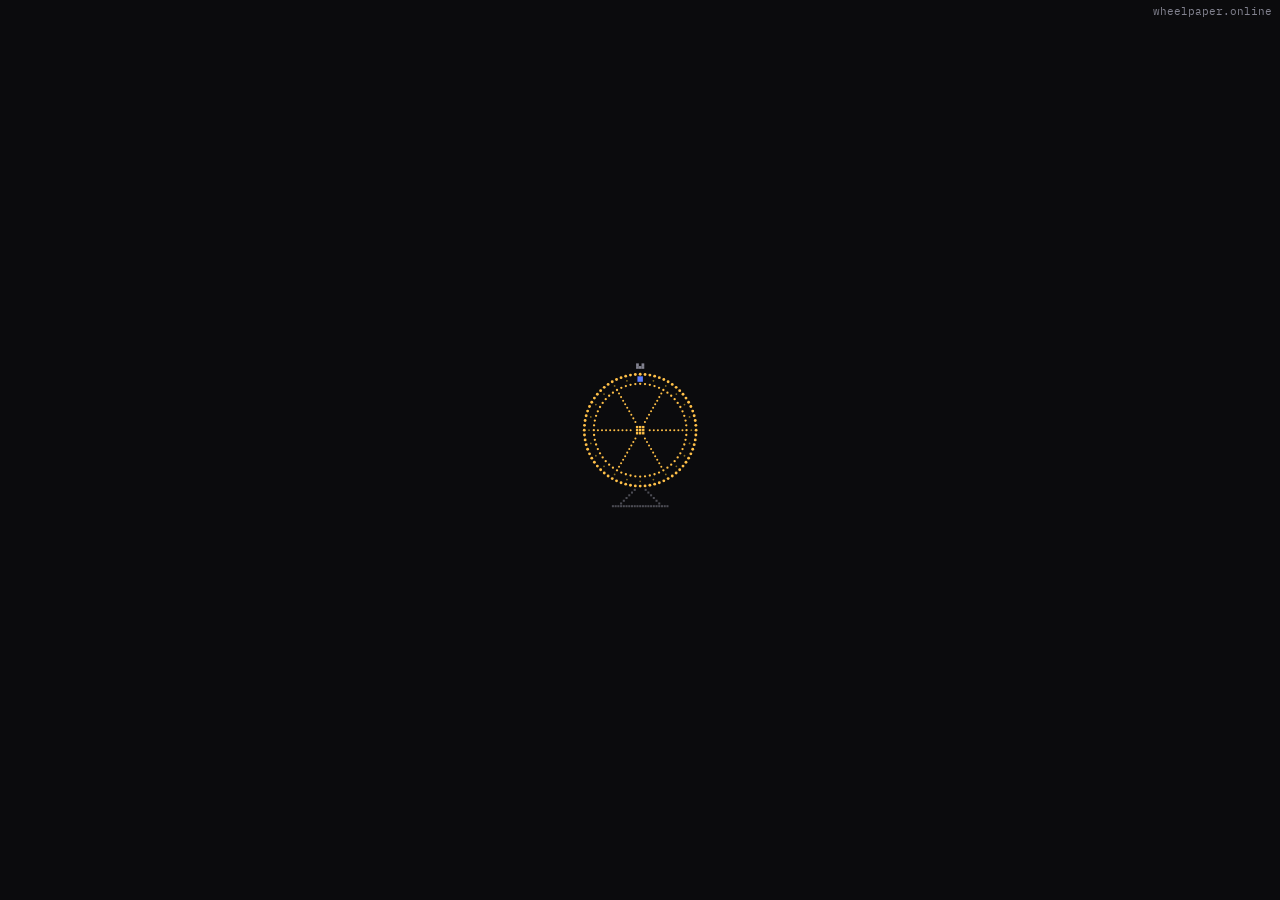
<file: widget.html>
<!doctype html>
<html lang="en">
<head>
  <meta charset="utf-8">
  <meta name="viewport" content="width=device-width, initial-scale=1">
  <title>The Wheelpaper widget</title>
  <link rel="icon" href="favicon.svg" type="image/svg+xml">
  <!-- theme before first paint, so a transparent overlay never flashes dark -->
  <script>document.documentElement.setAttribute("data-theme", /[?&]theme=transparent(?:&|#|$)/.test(location.search) ? "transparent" : "dark");</script>
  <link rel="preconnect" href="https://fonts.googleapis.com">
  <link rel="preconnect" href="https://fonts.gstatic.com" crossorigin>
  <link rel="stylesheet" href="https://fonts.googleapis.com/css2?family=IBM+Plex+Mono:wght@400&display=swap">
  <style>
    :root { --bg: #0b0b0d; --gold: #ffc048; --gold-2: #f2c230; --blue: #5b7cfa; --text: #f2f2f4; --muted: #82828f; }
    html, body { margin: 0; height: 100%; overflow: hidden; }
    html[data-theme="dark"], html[data-theme="dark"] body { background: var(--bg); }
    html[data-theme="transparent"], html[data-theme="transparent"] body { background: transparent; }
    body { position: relative; font-family: "IBM Plex Mono", ui-monospace, monospace; color: var(--text); font-variant-numeric: tabular-nums; }
    .w { position: absolute; inset: 0; display: flex; flex-direction: column; align-items: center; justify-content: center; gap: 8px; }
    .w__wheel { height: 150px; width: auto; display: block; }
    .w__rot { transform-box: view-box; transform-origin: 200px 200px; animation: spin 2s linear infinite; }
    .px { fill: var(--gold); }
    .px-dim { fill: var(--gold-2); opacity: 0.55; }
    .px-stand { fill: var(--muted); opacity: 0.55; }
    .magnet { fill: var(--blue); }
    .w__sensor .px { fill: var(--muted); }
    .w__line { margin: 0; min-height: 18px; font-size: 13px; line-height: 18px; letter-spacing: 0.04em; white-space: nowrap; }
    body[data-state="sleeping"] .w__line { color: var(--muted); }
    .w__link { position: absolute; top: 6px; right: 8px; font-size: 11px; line-height: 1; color: var(--muted); text-decoration: none; }
    .w__link:hover { color: var(--gold); }
    @keyframes spin { to { transform: rotate(360deg); } }
    @media (prefers-reduced-motion: reduce) { .w__rot { animation: none; } }
  </style>
</head>
<body data-state="decorative">
  <main class="w">
    <svg class="w__wheel" viewBox="0 0 400 440" role="img" aria-label="Squeektoshi's wheel, spinning at its live pace">
      <g id="w-stand"></g>
      <g id="w-rot" class="w__rot"></g>
      <g id="w-hub"></g>
      <g id="w-sensor" class="w__sensor"></g>
    </svg>
    <p class="w__line" id="w-line" aria-live="polite"></p>
  </main>
  <a class="w__link" href="https://wheelpaper.online" target="_blank" rel="noopener">wheelpaper.online</a>
  <script src="live.js"></script>
  <script src="widget.js"></script>
</body>
</html>
</file>
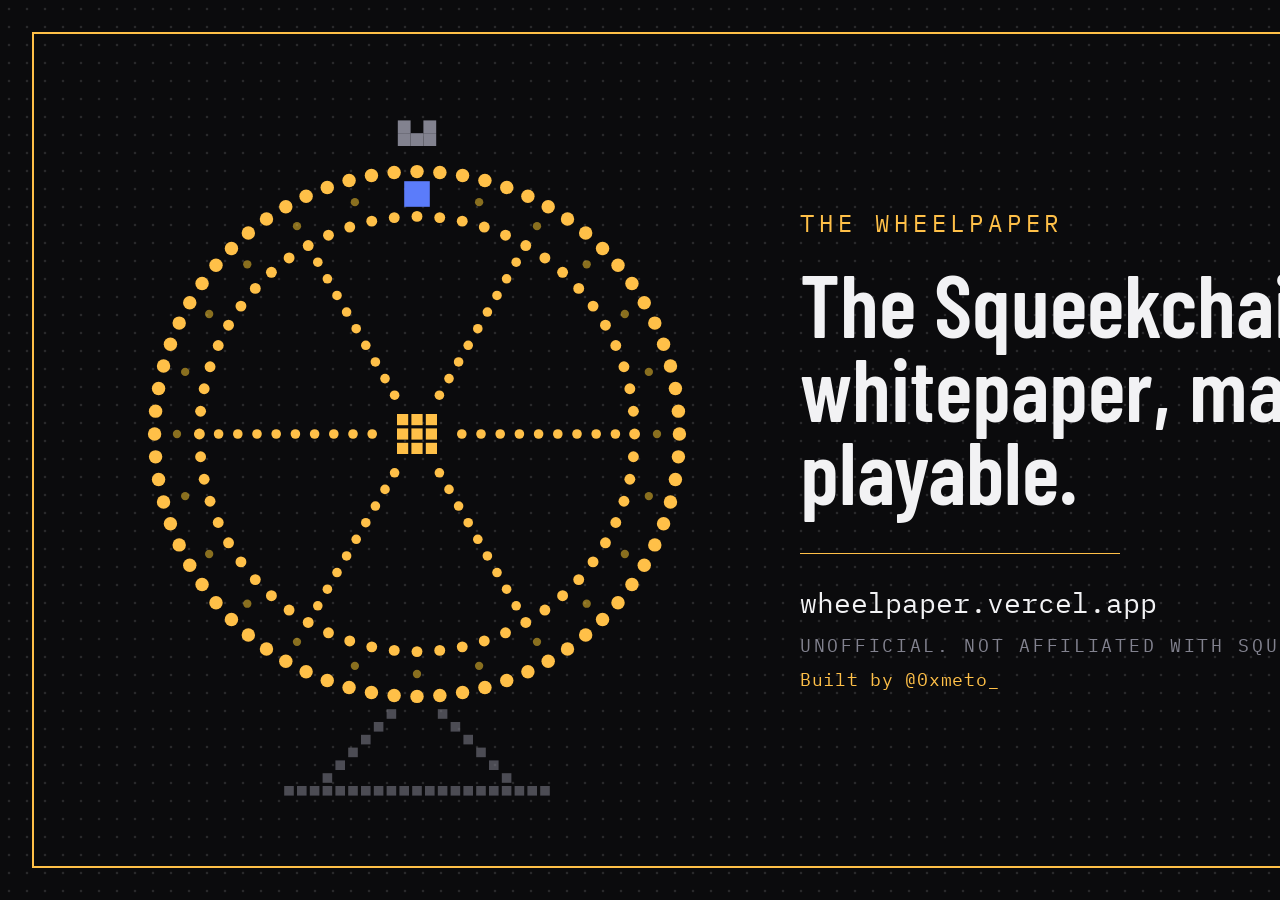
<file: share/card.html>
<!doctype html>
<html lang="en">
<head>
  <meta charset="utf-8">
  <title>The Wheelpaper, share card</title>
  <link rel="preconnect" href="https://fonts.googleapis.com">
  <link rel="preconnect" href="https://fonts.gstatic.com" crossorigin>
  <link rel="stylesheet" href="https://fonts.googleapis.com/css2?family=Barlow+Condensed:wght@600&family=IBM+Plex+Mono:wght@400&display=swap">
  <style>
    /* tokens copied from ../styles.css */
    :root {
      --bg: #0b0b0d; --grid-dot: #29292b; --gold: #ffc048; --gold-2: #f2c230; --blue: #5b7cfa;
      --text: #f2f2f4; --muted: #82828f;
      --font-head: "Barlow Condensed", "Arial Narrow", sans-serif;
      --font-mono: "IBM Plex Mono", ui-monospace, monospace;
    }
    * { box-sizing: border-box; }
    html, body { margin: 0; }
    /* the site's 18px dot grid, drawn as an SVG pattern so the card uses no gradients */
    body {
      width: 1600px; height: 900px; overflow: hidden; position: relative;
      background-color: var(--bg);
      background-image: url("data:image/svg+xml,%3Csvg xmlns='http://www.w3.org/2000/svg' width='18' height='18'%3E%3Ccircle cx='9' cy='9' r='1.25' fill='%2329292b'/%3E%3C/svg%3E");
      background-size: 18px 18px;
      color: var(--text); font-family: var(--font-mono); font-variant-numeric: tabular-nums;
    }
    .frame { position: absolute; inset: 32px; border: 2px solid var(--gold); }
    .card { position: absolute; inset: 34px; display: grid; grid-template-columns: 1fr 1fr; align-items: center; }
    .wheel-col { height: 100%; display: flex; justify-content: center; align-items: center; }
    /* 640px wide; nudged so the drawn wheel (sensor mark to stand base), not the svg box, sits on the column's centre */
    .wheel { width: 640px; height: auto; display: block; transform: translateY(var(--wheel-dy, 0px)); }
    .wheel .px { fill: var(--gold); }
    .wheel .px-dim { fill: var(--gold-2); opacity: 0.55; }
    .wheel .px-stand { fill: var(--muted); opacity: 0.55; }
    .wheel .magnet { fill: var(--blue); }
    .wheel .sensor .px { fill: var(--muted); }
    .copy { display: flex; flex-direction: column; align-items: flex-start; padding-right: 72px; }
    .label { margin: 0 0 24px; font-size: 24px; line-height: 1.2; letter-spacing: 0.2em; color: var(--gold); }
    .main { margin: 0; font-family: var(--font-head); font-weight: 600; font-size: 88px; line-height: 0.95; color: var(--text); }
    .rule { width: 320px; height: 1px; background: var(--gold); margin: 40px 0 32px; border: 0; }
    .url { margin: 0 0 16px; font-size: 28px; line-height: 1.2; color: var(--text); }
    .credit { margin: 12px 0 0; font-size: 18px; line-height: 1.2; letter-spacing: 0.04em; color: var(--gold); }
    .unofficial { margin: 0; font-size: 18px; line-height: 1.2; letter-spacing: 0.15em; color: var(--muted); }
  </style>
</head>
<body>
  <div class="frame" aria-hidden="true"></div>
  <main class="card">
    <div class="wheel-col">
      <svg style="--wheel-dy: 16px" class="wheel" viewBox="0 0 400 440" role="img" aria-label="A pixel hamster wheel with its magnet under the sensor">
            
            <g><rect x="181" y="372" width="6" height="6" class="px-stand"></rect><rect x="213" y="372" width="6" height="6" class="px-stand"></rect><rect x="173" y="380" width="6" height="6" class="px-stand"></rect><rect x="221" y="380" width="6" height="6" class="px-stand"></rect><rect x="165" y="388" width="6" height="6" class="px-stand"></rect><rect x="229" y="388" width="6" height="6" class="px-stand"></rect><rect x="157" y="396" width="6" height="6" class="px-stand"></rect><rect x="237" y="396" width="6" height="6" class="px-stand"></rect><rect x="149" y="404" width="6" height="6" class="px-stand"></rect><rect x="245" y="404" width="6" height="6" class="px-stand"></rect><rect x="141" y="412" width="6" height="6" class="px-stand"></rect><rect x="253" y="412" width="6" height="6" class="px-stand"></rect><rect x="117" y="420" width="6" height="6" class="px-stand"></rect><rect x="125" y="420" width="6" height="6" class="px-stand"></rect><rect x="133" y="420" width="6" height="6" class="px-stand"></rect><rect x="141" y="420" width="6" height="6" class="px-stand"></rect><rect x="149" y="420" width="6" height="6" class="px-stand"></rect><rect x="157" y="420" width="6" height="6" class="px-stand"></rect><rect x="165" y="420" width="6" height="6" class="px-stand"></rect><rect x="173" y="420" width="6" height="6" class="px-stand"></rect><rect x="181" y="420" width="6" height="6" class="px-stand"></rect><rect x="189" y="420" width="6" height="6" class="px-stand"></rect><rect x="197" y="420" width="6" height="6" class="px-stand"></rect><rect x="205" y="420" width="6" height="6" class="px-stand"></rect><rect x="213" y="420" width="6" height="6" class="px-stand"></rect><rect x="221" y="420" width="6" height="6" class="px-stand"></rect><rect x="229" y="420" width="6" height="6" class="px-stand"></rect><rect x="237" y="420" width="6" height="6" class="px-stand"></rect><rect x="245" y="420" width="6" height="6" class="px-stand"></rect><rect x="253" y="420" width="6" height="6" class="px-stand"></rect><rect x="261" y="420" width="6" height="6" class="px-stand"></rect><rect x="269" y="420" width="6" height="6" class="px-stand"></rect><rect x="277" y="420" width="6" height="6" class="px-stand"></rect></g>
            <g><circle cx="200.00" cy="36.00" r="4.2" class="px"></circle><circle cx="214.29" cy="36.62" r="4.2" class="px"></circle><circle cx="228.48" cy="38.49" r="4.2" class="px"></circle><circle cx="242.45" cy="41.59" r="4.2" class="px"></circle><circle cx="256.09" cy="45.89" r="4.2" class="px"></circle><circle cx="269.31" cy="51.37" r="4.2" class="px"></circle><circle cx="282.00" cy="57.97" r="4.2" class="px"></circle><circle cx="294.07" cy="65.66" r="4.2" class="px"></circle><circle cx="305.42" cy="74.37" r="4.2" class="px"></circle><circle cx="315.97" cy="84.03" r="4.2" class="px"></circle><circle cx="325.63" cy="94.58" r="4.2" class="px"></circle><circle cx="334.34" cy="105.93" r="4.2" class="px"></circle><circle cx="342.03" cy="118.00" r="4.2" class="px"></circle><circle cx="348.63" cy="130.69" r="4.2" class="px"></circle><circle cx="354.11" cy="143.91" r="4.2" class="px"></circle><circle cx="358.41" cy="157.55" r="4.2" class="px"></circle><circle cx="361.51" cy="171.52" r="4.2" class="px"></circle><circle cx="363.38" cy="185.71" r="4.2" class="px"></circle><circle cx="364.00" cy="200.00" r="4.2" class="px"></circle><circle cx="363.38" cy="214.29" r="4.2" class="px"></circle><circle cx="361.51" cy="228.48" r="4.2" class="px"></circle><circle cx="358.41" cy="242.45" r="4.2" class="px"></circle><circle cx="354.11" cy="256.09" r="4.2" class="px"></circle><circle cx="348.63" cy="269.31" r="4.2" class="px"></circle><circle cx="342.03" cy="282.00" r="4.2" class="px"></circle><circle cx="334.34" cy="294.07" r="4.2" class="px"></circle><circle cx="325.63" cy="305.42" r="4.2" class="px"></circle><circle cx="315.97" cy="315.97" r="4.2" class="px"></circle><circle cx="305.42" cy="325.63" r="4.2" class="px"></circle><circle cx="294.07" cy="334.34" r="4.2" class="px"></circle><circle cx="282.00" cy="342.03" r="4.2" class="px"></circle><circle cx="269.31" cy="348.63" r="4.2" class="px"></circle><circle cx="256.09" cy="354.11" r="4.2" class="px"></circle><circle cx="242.45" cy="358.41" r="4.2" class="px"></circle><circle cx="228.48" cy="361.51" r="4.2" class="px"></circle><circle cx="214.29" cy="363.38" r="4.2" class="px"></circle><circle cx="200.00" cy="364.00" r="4.2" class="px"></circle><circle cx="185.71" cy="363.38" r="4.2" class="px"></circle><circle cx="171.52" cy="361.51" r="4.2" class="px"></circle><circle cx="157.55" cy="358.41" r="4.2" class="px"></circle><circle cx="143.91" cy="354.11" r="4.2" class="px"></circle><circle cx="130.69" cy="348.63" r="4.2" class="px"></circle><circle cx="118.00" cy="342.03" r="4.2" class="px"></circle><circle cx="105.93" cy="334.34" r="4.2" class="px"></circle><circle cx="94.58" cy="325.63" r="4.2" class="px"></circle><circle cx="84.03" cy="315.97" r="4.2" class="px"></circle><circle cx="74.37" cy="305.42" r="4.2" class="px"></circle><circle cx="65.66" cy="294.07" r="4.2" class="px"></circle><circle cx="57.97" cy="282.00" r="4.2" class="px"></circle><circle cx="51.37" cy="269.31" r="4.2" class="px"></circle><circle cx="45.89" cy="256.09" r="4.2" class="px"></circle><circle cx="41.59" cy="242.45" r="4.2" class="px"></circle><circle cx="38.49" cy="228.48" r="4.2" class="px"></circle><circle cx="36.62" cy="214.29" r="4.2" class="px"></circle><circle cx="36.00" cy="200.00" r="4.2" class="px"></circle><circle cx="36.62" cy="185.71" r="4.2" class="px"></circle><circle cx="38.49" cy="171.52" r="4.2" class="px"></circle><circle cx="41.59" cy="157.55" r="4.2" class="px"></circle><circle cx="45.89" cy="143.91" r="4.2" class="px"></circle><circle cx="51.37" cy="130.69" r="4.2" class="px"></circle><circle cx="57.97" cy="118.00" r="4.2" class="px"></circle><circle cx="65.66" cy="105.93" r="4.2" class="px"></circle><circle cx="74.37" cy="94.58" r="4.2" class="px"></circle><circle cx="84.03" cy="84.03" r="4.2" class="px"></circle><circle cx="94.58" cy="74.37" r="4.2" class="px"></circle><circle cx="105.93" cy="65.66" r="4.2" class="px"></circle><circle cx="118.00" cy="57.97" r="4.2" class="px"></circle><circle cx="130.69" cy="51.37" r="4.2" class="px"></circle><circle cx="143.91" cy="45.89" r="4.2" class="px"></circle><circle cx="157.55" cy="41.59" r="4.2" class="px"></circle><circle cx="171.52" cy="38.49" r="4.2" class="px"></circle><circle cx="185.71" cy="36.62" r="4.2" class="px"></circle><circle cx="200.00" cy="64.00" r="3.4" class="px"></circle><circle cx="214.22" cy="64.75" r="3.4" class="px"></circle><circle cx="228.28" cy="66.97" r="3.4" class="px"></circle><circle cx="242.03" cy="70.66" r="3.4" class="px"></circle><circle cx="255.32" cy="75.76" r="3.4" class="px"></circle><circle cx="268.00" cy="82.22" r="3.4" class="px"></circle><circle cx="279.94" cy="89.97" r="3.4" class="px"></circle><circle cx="291.00" cy="98.93" r="3.4" class="px"></circle><circle cx="301.07" cy="109.00" r="3.4" class="px"></circle><circle cx="310.03" cy="120.06" r="3.4" class="px"></circle><circle cx="317.78" cy="132.00" r="3.4" class="px"></circle><circle cx="324.24" cy="144.68" r="3.4" class="px"></circle><circle cx="329.34" cy="157.97" r="3.4" class="px"></circle><circle cx="333.03" cy="171.72" r="3.4" class="px"></circle><circle cx="335.25" cy="185.78" r="3.4" class="px"></circle><circle cx="336.00" cy="200.00" r="3.4" class="px"></circle><circle cx="335.25" cy="214.22" r="3.4" class="px"></circle><circle cx="333.03" cy="228.28" r="3.4" class="px"></circle><circle cx="329.34" cy="242.03" r="3.4" class="px"></circle><circle cx="324.24" cy="255.32" r="3.4" class="px"></circle><circle cx="317.78" cy="268.00" r="3.4" class="px"></circle><circle cx="310.03" cy="279.94" r="3.4" class="px"></circle><circle cx="301.07" cy="291.00" r="3.4" class="px"></circle><circle cx="291.00" cy="301.07" r="3.4" class="px"></circle><circle cx="279.94" cy="310.03" r="3.4" class="px"></circle><circle cx="268.00" cy="317.78" r="3.4" class="px"></circle><circle cx="255.32" cy="324.24" r="3.4" class="px"></circle><circle cx="242.03" cy="329.34" r="3.4" class="px"></circle><circle cx="228.28" cy="333.03" r="3.4" class="px"></circle><circle cx="214.22" cy="335.25" r="3.4" class="px"></circle><circle cx="200.00" cy="336.00" r="3.4" class="px"></circle><circle cx="185.78" cy="335.25" r="3.4" class="px"></circle><circle cx="171.72" cy="333.03" r="3.4" class="px"></circle><circle cx="157.97" cy="329.34" r="3.4" class="px"></circle><circle cx="144.68" cy="324.24" r="3.4" class="px"></circle><circle cx="132.00" cy="317.78" r="3.4" class="px"></circle><circle cx="120.06" cy="310.03" r="3.4" class="px"></circle><circle cx="109.00" cy="301.07" r="3.4" class="px"></circle><circle cx="98.93" cy="291.00" r="3.4" class="px"></circle><circle cx="89.97" cy="279.94" r="3.4" class="px"></circle><circle cx="82.22" cy="268.00" r="3.4" class="px"></circle><circle cx="75.76" cy="255.32" r="3.4" class="px"></circle><circle cx="70.66" cy="242.03" r="3.4" class="px"></circle><circle cx="66.97" cy="228.28" r="3.4" class="px"></circle><circle cx="64.75" cy="214.22" r="3.4" class="px"></circle><circle cx="64.00" cy="200.00" r="3.4" class="px"></circle><circle cx="64.75" cy="185.78" r="3.4" class="px"></circle><circle cx="66.97" cy="171.72" r="3.4" class="px"></circle><circle cx="70.66" cy="157.97" r="3.4" class="px"></circle><circle cx="75.76" cy="144.68" r="3.4" class="px"></circle><circle cx="82.22" cy="132.00" r="3.4" class="px"></circle><circle cx="89.97" cy="120.06" r="3.4" class="px"></circle><circle cx="98.93" cy="109.00" r="3.4" class="px"></circle><circle cx="109.00" cy="98.93" r="3.4" class="px"></circle><circle cx="120.06" cy="89.97" r="3.4" class="px"></circle><circle cx="132.00" cy="82.22" r="3.4" class="px"></circle><circle cx="144.68" cy="75.76" r="3.4" class="px"></circle><circle cx="157.97" cy="70.66" r="3.4" class="px"></circle><circle cx="171.72" cy="66.97" r="3.4" class="px"></circle><circle cx="185.78" cy="64.75" r="3.4" class="px"></circle><circle cx="238.82" cy="55.11" r="2.6" class="px-dim"></circle><circle cx="275.00" cy="70.10" r="2.6" class="px-dim"></circle><circle cx="306.07" cy="93.93" r="2.6" class="px-dim"></circle><circle cx="329.90" cy="125.00" r="2.6" class="px-dim"></circle><circle cx="344.89" cy="161.18" r="2.6" class="px-dim"></circle><circle cx="350.00" cy="200.00" r="2.6" class="px-dim"></circle><circle cx="344.89" cy="238.82" r="2.6" class="px-dim"></circle><circle cx="329.90" cy="275.00" r="2.6" class="px-dim"></circle><circle cx="306.07" cy="306.07" r="2.6" class="px-dim"></circle><circle cx="275.00" cy="329.90" r="2.6" class="px-dim"></circle><circle cx="238.82" cy="344.89" r="2.6" class="px-dim"></circle><circle cx="200.00" cy="350.00" r="2.6" class="px-dim"></circle><circle cx="161.18" cy="344.89" r="2.6" class="px-dim"></circle><circle cx="125.00" cy="329.90" r="2.6" class="px-dim"></circle><circle cx="93.93" cy="306.07" r="2.6" class="px-dim"></circle><circle cx="70.10" cy="275.00" r="2.6" class="px-dim"></circle><circle cx="55.11" cy="238.82" r="2.6" class="px-dim"></circle><circle cx="50.00" cy="200.00" r="2.6" class="px-dim"></circle><circle cx="55.11" cy="161.18" r="2.6" class="px-dim"></circle><circle cx="70.10" cy="125.00" r="2.6" class="px-dim"></circle><circle cx="93.93" cy="93.93" r="2.6" class="px-dim"></circle><circle cx="125.00" cy="70.10" r="2.6" class="px-dim"></circle><circle cx="161.18" cy="55.11" r="2.6" class="px-dim"></circle><circle cx="214.00" cy="175.75" r="3" class="px"></circle><circle cx="220.00" cy="165.36" r="3" class="px"></circle><circle cx="226.00" cy="154.97" r="3" class="px"></circle><circle cx="232.00" cy="144.57" r="3" class="px"></circle><circle cx="238.00" cy="134.18" r="3" class="px"></circle><circle cx="244.00" cy="123.79" r="3" class="px"></circle><circle cx="250.00" cy="113.40" r="3" class="px"></circle><circle cx="256.00" cy="103.01" r="3" class="px"></circle><circle cx="262.00" cy="92.61" r="3" class="px"></circle><circle cx="228.00" cy="200.00" r="3" class="px"></circle><circle cx="240.00" cy="200.00" r="3" class="px"></circle><circle cx="252.00" cy="200.00" r="3" class="px"></circle><circle cx="264.00" cy="200.00" r="3" class="px"></circle><circle cx="276.00" cy="200.00" r="3" class="px"></circle><circle cx="288.00" cy="200.00" r="3" class="px"></circle><circle cx="300.00" cy="200.00" r="3" class="px"></circle><circle cx="312.00" cy="200.00" r="3" class="px"></circle><circle cx="324.00" cy="200.00" r="3" class="px"></circle><circle cx="214.00" cy="224.25" r="3" class="px"></circle><circle cx="220.00" cy="234.64" r="3" class="px"></circle><circle cx="226.00" cy="245.03" r="3" class="px"></circle><circle cx="232.00" cy="255.43" r="3" class="px"></circle><circle cx="238.00" cy="265.82" r="3" class="px"></circle><circle cx="244.00" cy="276.21" r="3" class="px"></circle><circle cx="250.00" cy="286.60" r="3" class="px"></circle><circle cx="256.00" cy="296.99" r="3" class="px"></circle><circle cx="262.00" cy="307.39" r="3" class="px"></circle><circle cx="186.00" cy="224.25" r="3" class="px"></circle><circle cx="180.00" cy="234.64" r="3" class="px"></circle><circle cx="174.00" cy="245.03" r="3" class="px"></circle><circle cx="168.00" cy="255.43" r="3" class="px"></circle><circle cx="162.00" cy="265.82" r="3" class="px"></circle><circle cx="156.00" cy="276.21" r="3" class="px"></circle><circle cx="150.00" cy="286.60" r="3" class="px"></circle><circle cx="144.00" cy="296.99" r="3" class="px"></circle><circle cx="138.00" cy="307.39" r="3" class="px"></circle><circle cx="172.00" cy="200.00" r="3" class="px"></circle><circle cx="160.00" cy="200.00" r="3" class="px"></circle><circle cx="148.00" cy="200.00" r="3" class="px"></circle><circle cx="136.00" cy="200.00" r="3" class="px"></circle><circle cx="124.00" cy="200.00" r="3" class="px"></circle><circle cx="112.00" cy="200.00" r="3" class="px"></circle><circle cx="100.00" cy="200.00" r="3" class="px"></circle><circle cx="88.00" cy="200.00" r="3" class="px"></circle><circle cx="76.00" cy="200.00" r="3" class="px"></circle><circle cx="186.00" cy="175.75" r="3" class="px"></circle><circle cx="180.00" cy="165.36" r="3" class="px"></circle><circle cx="174.00" cy="154.97" r="3" class="px"></circle><circle cx="168.00" cy="144.57" r="3" class="px"></circle><circle cx="162.00" cy="134.18" r="3" class="px"></circle><circle cx="156.00" cy="123.79" r="3" class="px"></circle><circle cx="150.00" cy="113.40" r="3" class="px"></circle><circle cx="144.00" cy="103.01" r="3" class="px"></circle><circle cx="138.00" cy="92.61" r="3" class="px"></circle><rect x="192" y="42" width="16" height="16" class="magnet"></rect></g>
            <g><rect x="187.5" y="187.5" width="7" height="7" class="px"></rect><rect x="187.5" y="196.5" width="7" height="7" class="px"></rect><rect x="187.5" y="205.5" width="7" height="7" class="px"></rect><rect x="196.5" y="187.5" width="7" height="7" class="px"></rect><rect x="196.5" y="196.5" width="7" height="7" class="px"></rect><rect x="196.5" y="205.5" width="7" height="7" class="px"></rect><rect x="205.5" y="187.5" width="7" height="7" class="px"></rect><rect x="205.5" y="196.5" width="7" height="7" class="px"></rect><rect x="205.5" y="205.5" width="7" height="7" class="px"></rect></g>
            <g class="sensor"><rect x="188" y="12" width="8" height="8" class="px"></rect><rect x="196" y="12" width="8" height="8" class="px"></rect><rect x="204" y="12" width="8" height="8" class="px"></rect><rect x="188" y="4" width="8" height="8" class="px"></rect><rect x="204" y="4" width="8" height="8" class="px"></rect></g>
          </svg>
    </div>
    <div class="copy">
      <p class="label">THE WHEELPAPER</p>
      <h1 class="main">The Squeekchain whitepaper, made playable.</h1>
      <hr class="rule">
      <p class="url">wheelpaper.vercel.app</p>
      <p class="unofficial">UNOFFICIAL. NOT AFFILIATED WITH SQUEEKCHAIN.</p>
      <p class="credit">Built by @0xmeto_</p>
    </div>
  </main>
</body>
</html>
</file>
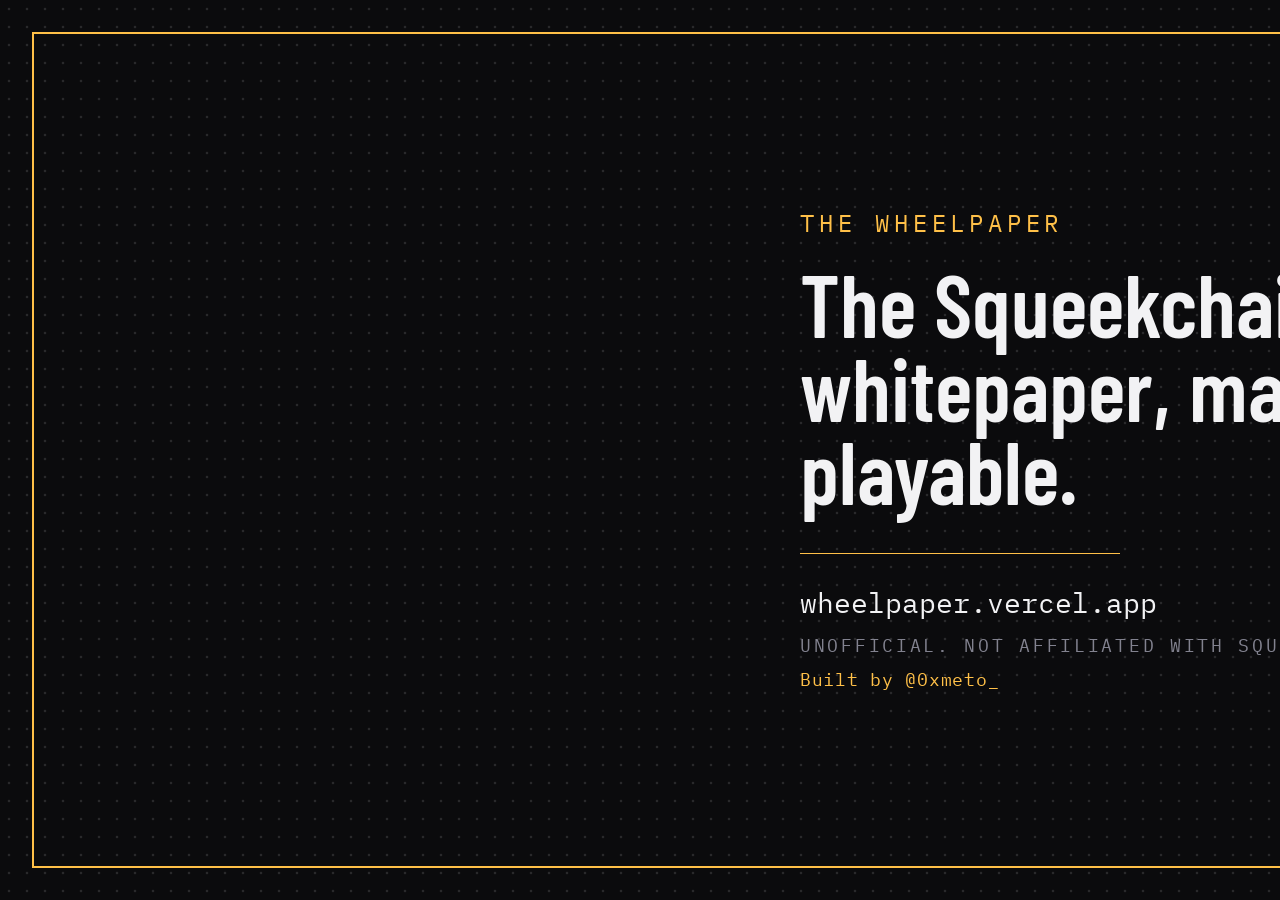
<file: share/card.template.html>
<!doctype html>
<html lang="en">
<head>
  <meta charset="utf-8">
  <title>The Wheelpaper, share card</title>
  <link rel="preconnect" href="https://fonts.googleapis.com">
  <link rel="preconnect" href="https://fonts.gstatic.com" crossorigin>
  <link rel="stylesheet" href="https://fonts.googleapis.com/css2?family=Barlow+Condensed:wght@600&family=IBM+Plex+Mono:wght@400&display=swap">
  <style>
    /* tokens copied from ../styles.css */
    :root {
      --bg: #0b0b0d; --grid-dot: #29292b; --gold: #ffc048; --gold-2: #f2c230; --blue: #5b7cfa;
      --text: #f2f2f4; --muted: #82828f;
      --font-head: "Barlow Condensed", "Arial Narrow", sans-serif;
      --font-mono: "IBM Plex Mono", ui-monospace, monospace;
    }
    * { box-sizing: border-box; }
    html, body { margin: 0; }
    /* the site's 18px dot grid, drawn as an SVG pattern so the card uses no gradients */
    body {
      width: 1600px; height: 900px; overflow: hidden; position: relative;
      background-color: var(--bg);
      background-image: url("data:image/svg+xml,%3Csvg xmlns='http://www.w3.org/2000/svg' width='18' height='18'%3E%3Ccircle cx='9' cy='9' r='1.25' fill='%2329292b'/%3E%3C/svg%3E");
      background-size: 18px 18px;
      color: var(--text); font-family: var(--font-mono); font-variant-numeric: tabular-nums;
    }
    .frame { position: absolute; inset: 32px; border: 2px solid var(--gold); }
    .card { position: absolute; inset: 34px; display: grid; grid-template-columns: 1fr 1fr; align-items: center; }
    .wheel-col { height: 100%; display: flex; justify-content: center; align-items: center; }
    /* 640px wide; nudged so the drawn wheel (sensor mark to stand base), not the svg box, sits on the column's centre */
    .wheel { width: 640px; height: auto; display: block; transform: translateY(var(--wheel-dy, 0px)); }
    .wheel .px { fill: var(--gold); }
    .wheel .px-dim { fill: var(--gold-2); opacity: 0.55; }
    .wheel .px-stand { fill: var(--muted); opacity: 0.55; }
    .wheel .magnet { fill: var(--blue); }
    .wheel .sensor .px { fill: var(--muted); }
    .copy { display: flex; flex-direction: column; align-items: flex-start; padding-right: 72px; }
    .label { margin: 0 0 24px; font-size: 24px; line-height: 1.2; letter-spacing: 0.2em; color: var(--gold); }
    .main { margin: 0; font-family: var(--font-head); font-weight: 600; font-size: 88px; line-height: 0.95; color: var(--text); }
    .rule { width: 320px; height: 1px; background: var(--gold); margin: 40px 0 32px; border: 0; }
    .url { margin: 0 0 16px; font-size: 28px; line-height: 1.2; color: var(--text); }
    .credit { margin: 12px 0 0; font-size: 18px; line-height: 1.2; letter-spacing: 0.04em; color: var(--gold); }
    .unofficial { margin: 0; font-size: 18px; line-height: 1.2; letter-spacing: 0.15em; color: var(--muted); }
  </style>
</head>
<body>
  <div class="frame" aria-hidden="true"></div>
  <main class="card">
    <div class="wheel-col">
      <!--WHEEL-->
    </div>
    <div class="copy">
      <p class="label">THE WHEELPAPER</p>
      <h1 class="main">The Squeekchain whitepaper, made playable.</h1>
      <hr class="rule">
      <p class="url">wheelpaper.vercel.app</p>
      <p class="unofficial">UNOFFICIAL. NOT AFFILIATED WITH SQUEEKCHAIN.</p>
      <p class="credit">Built by @0xmeto_</p>
    </div>
  </main>
</body>
</html>
</file>
